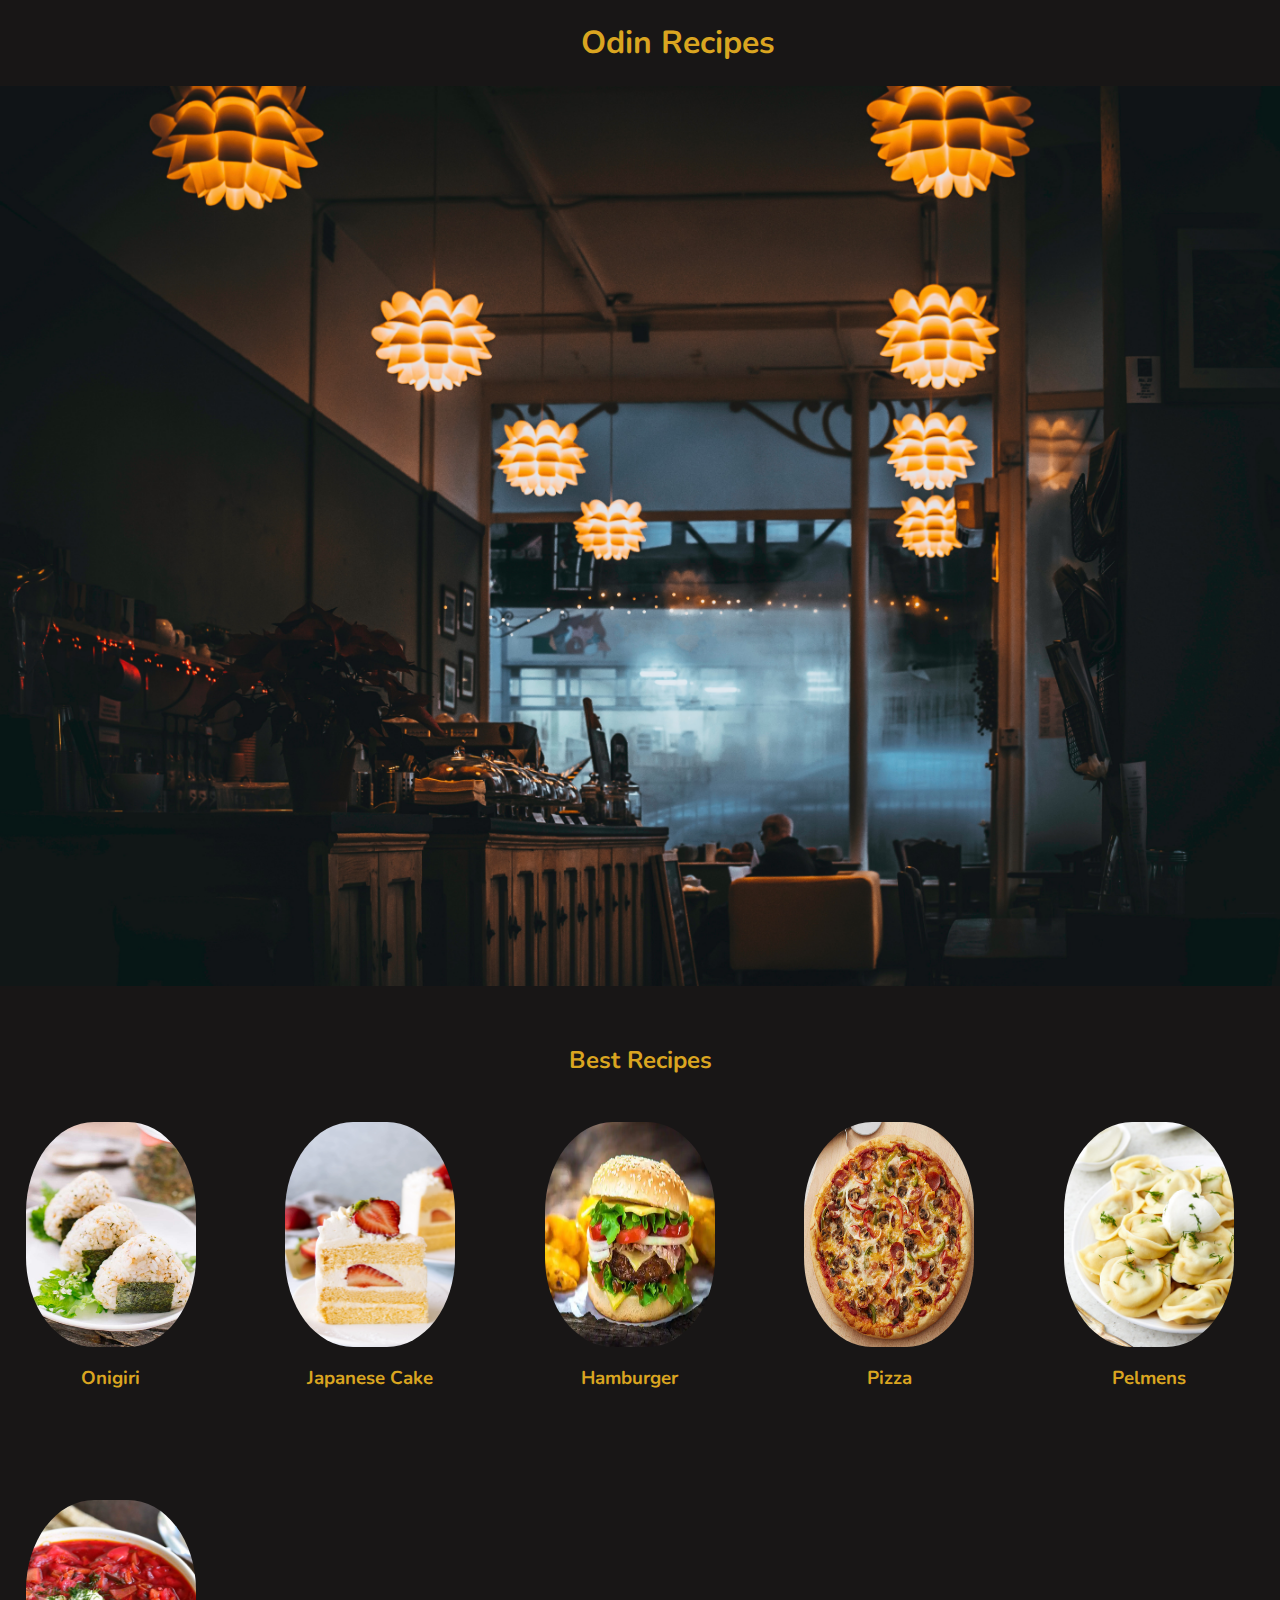
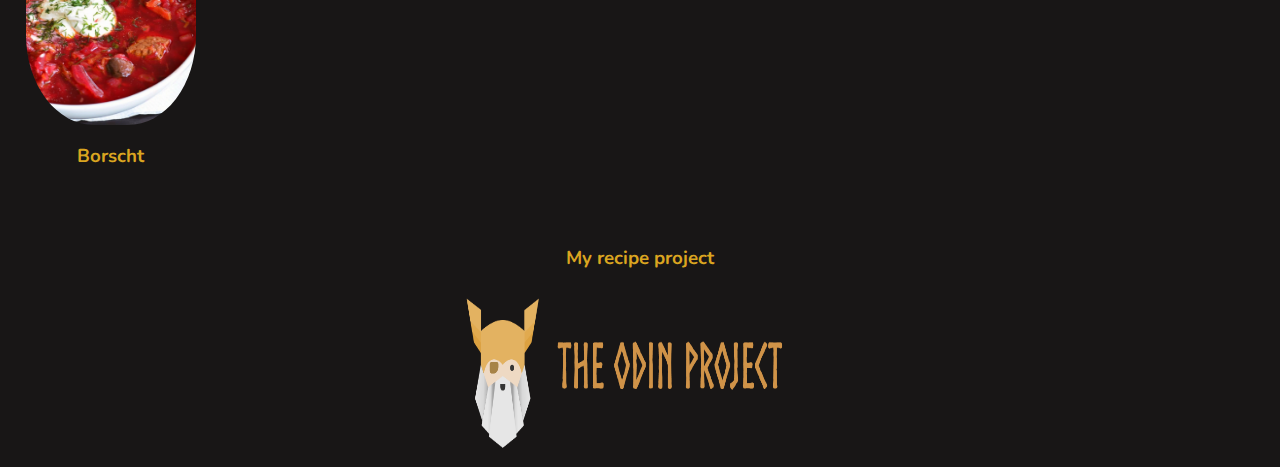
<file: index.html>
<!DOCTYPE html>
<html lang="en">
<head>
    <link href="https://fonts.googleapis.com/css2?family=Nunito:wght@300&display=swap" rel="stylesheet"> 
    <link rel="stylesheet" href="styles.css"
    <meta charset="UTF-8">
    <meta http-equiv="X-UA-Compatible" content="IE=edge">
    <meta name="viewport" content="width=device-width, initial-scale=1.0">
    <title>Recipes</title>
</head>
<body>
    

    <header>
        <h1 id="head_text" >Odin Recipes</h1>
        
    </header>


    <div id="transfer" > </div>
   

    <div id="list" >


        <h2 id="text_list" >Best Recipes</h2>

        <div class="container">
            
            <div class="block">
               <a href="https://en.wikipedia.org/wiki/Onigiri"> <img class="food" src="images/onigiri-image-757164440.jpg" alt="onigiri"> </a>
                <h3 class="name_recipe">Onigiri</h3>
            </div>
           
            <div class="block">
             <a href="https://en.wikipedia.org/wiki/Shortcake">   <img class="food" src="images/strawberry-shortcake-12.webp" alt="Cake"> </a>
                <h3 class="name_recipe">Japanese Cake</h3>    
            </div>
            
            <div class="block">
              <a href="https://en.wikipedia.org/wiki/Hamburger">  <img class="food" src="images/the-best-food-shop-mandya-fast-food-0vfymr8tuf.webp" alt="Hamburger"> </a>
                <h3 class="name_recipe">Hamburger</h3>  
            </div>

            <div class="block" >
              <a href="https://en.wikipedia.org/wiki/Pizza">  <img class="food" src="images/supreme-pizza-recipe-956011732.jpg" alt="Pizza"> </a>
                <h3 class="name_recipe">Pizza</h3>
            </div>

            <div class="block" >
              <a href="https://fr.wikipedia.org/wiki/Pelmeni">  <img class="food" src="images/Traditional-Pelmeni-Recipe-720-1-1-1936322485.jpg" alt="Pelmens"> </a>
                <h3 class="name_recipe">Pelmens</h3>
            </div>

            <div class="block" >
              <a href="https://en.wikipedia.org/wiki/Borscht"> <img class="food" src="images/Russian-Borscht-1683290304.jpg" alt="Borscht"> </a>
                <h3 class="name_recipe">Borscht</h3>
            </div>
           
        </div>
            
    </div>

    
    <div id="ending">
        <h3 id="textLogo" >My recipe project</h3>
        <a href="https://www.theodinproject.com/lessons/foundations-recipes"> <img id="logo" src="images/theOdinProject.png" alt="Odin_Logo" </a>  
    </div>
    

</body>
</html>
</file>
<file: styles.css>
body {
    font-family: 'Nunito', sans-serif; margin: 0;
    background-color:rgb(24, 22, 22);
    color: goldenrod;
}

header { background-color: rgb(24, 22, 22); margin: 0;  }

#head_text{ text-align: center; color: goldenrod; padding-left: 6%}

#underline { height: 4vw; padding-left: 37%; padding-right: 25%; color: white;}



#transfer{
    width: 100vw;
    height: 100vh;
    margin: 0;
    background-image: url(images/pexels-lisa-fotios-776538.jpg);
    background-position: center;
    background-size: cover; }

#img_transfer{ height: 100vh;;  margin: 0; background-position: center; background-size: cover; }  



#list { background-color: rgb(24, 22, 22); }

#text_list {
    color: goldenrod;
    font-family: 'Nunito', sans-serif;
    text-align: center;
    padding-top: 3%;
   
}


.container {
    display: flex;
    flex-direction: row;
    flex-wrap: wrap;
    gap: 3vw;
}

.block {margin: 2%; text-align: center;}

.food {display: flex; flex-direction: row; border-radius: 40%; height: 25vh; width: 10vw; min-width: 170px; min-height: 200px;  }

.name_recipe {
    color: goldenrod;
    text-align: center;
}

.ingridients { color: goldenrod;  }

#ending {text-align: center; padding-top: 1%;}

#logo {
    width: 23vw;
    height: 19vh;
    min-width: 395px;

}    

#textLogo { text-align: center; }


@media screen and (max-width:385px){
    .food {
        height: 120px; width: 200px; padding-left: 40%; padding-right: 40%; 
    }
    .name_recipe {
        padding-left: 70%;
    }

}
</file>
